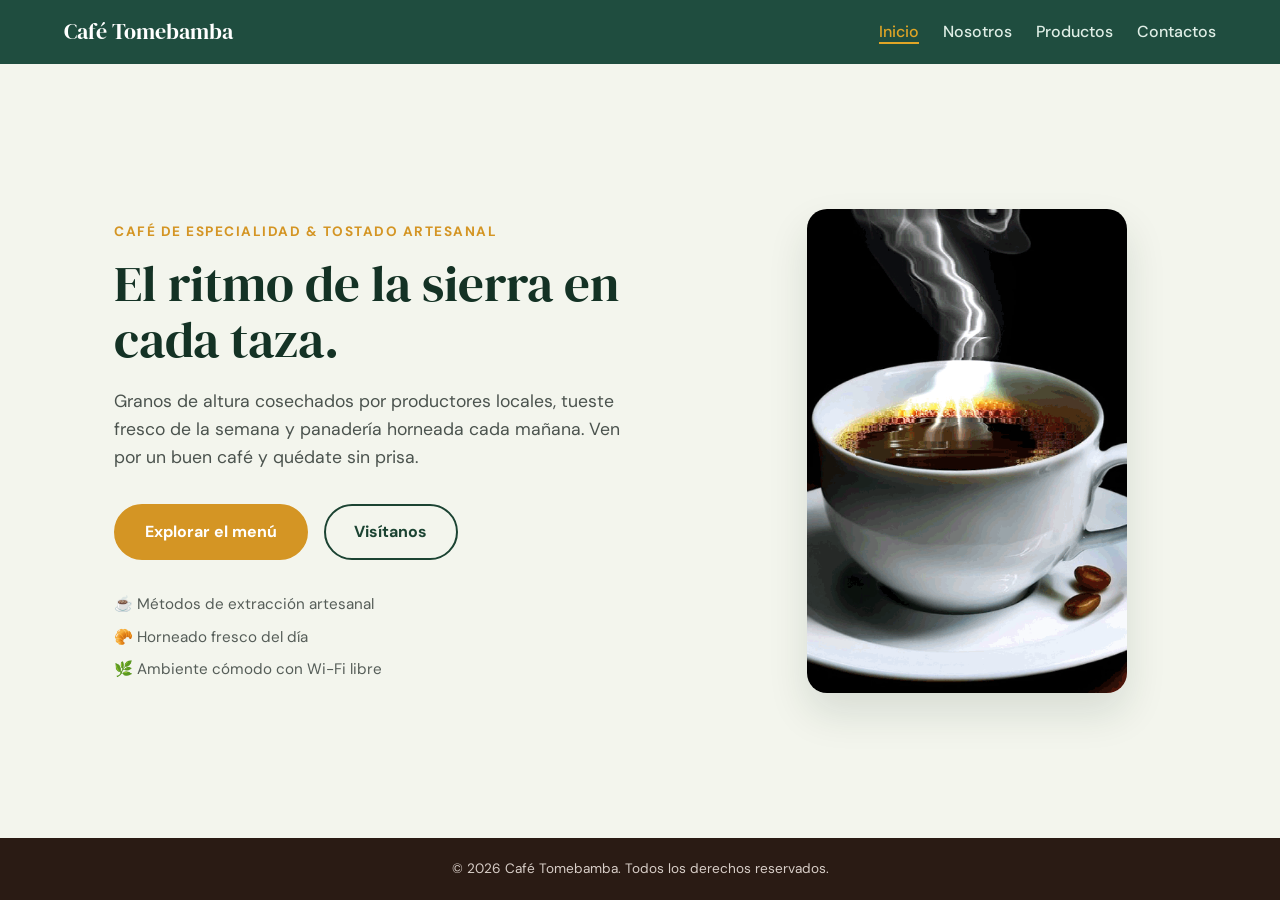
<file: index.html>
<!DOCTYPE html>
<html lang="es">
<head>
  <meta charset="UTF-8">
  <meta name="viewport" content="width=device-width, initial-scale=1">
  <title>Inicio | Café Tomebamba</title>
  <link href="https://fonts.googleapis.com/css2?family=DM+Serif+Display&family=DM+Sans:wght@400;500;700&display=swap" rel="stylesheet">
  <link rel="stylesheet" href="style.css">

  <!-- AGREGAR SOLO ESTE BLOQUE -->
  <script>
    if (window.location.pathname.endsWith('.html')) {
      const cleanPath = window.location.pathname.replace(/\.html$/, '');
      window.history.replaceState(null, '', cleanPath + window.location.search + window.location.hash);
    }
  </script>
  <!-- FIN DEL BLOQUE -->

</head>
<body style="min-height: 100vh; display: flex; flex-direction: column; margin: 0; background-color: #f3f5ed; font-family: 'DM Sans', sans-serif;">

  <header>
    <a class="logo" href="index.html">Café Tomebamba</a>
    <nav>
      <a href="index.html" class="activo">Inicio</a>
      <a href="nosotros.html">Nosotros</a>
      <a href="productos.html">Productos</a>
      <a href="contactos.html">Contactos</a>
    </nav>
  </header>

  <main style="flex: 1; display: flex; align-items: center; justify-content: center; padding: 3rem 1.5rem; max-width: 1100px; margin: 0 auto; width: 100%; box-sizing: border-box;">
    <div class="inicio" style="display: grid; grid-template-columns: 1.2fr 0.8fr; align-items: center; gap: 3.5rem; width: 100%;">
      
      <div>
        <span style="display: block; font-size: 0.85rem; font-weight: 700; text-transform: uppercase; letter-spacing: 1.5px; color: #d49524; margin-bottom: 0.75rem;">
          Café de especialidad & tostado artesanal
        </span>
        <h1 style="font-family: 'DM Serif Display', serif; color: #143225; font-size: 3.2rem; line-height: 1.1; margin-bottom: 1.25rem;">
          El ritmo de la sierra en cada taza.
        </h1>
        <p style="font-size: 1.1rem; color: #4b534e; margin-bottom: 2rem; line-height: 1.6;">
          Granos de altura cosechados por productores locales, tueste fresco de la semana y panadería horneada cada mañana. Ven por un buen café y quédate sin prisa.
        </p>
        
        <!-- Botones con el mismo tamaño, forma y altura -->
        <div style="display: flex; gap: 1rem; align-items: center; margin-bottom: 2rem; flex-wrap: wrap;">
          <a class="btn" href="productos.html" style="display: inline-block; background-color: #d49524; color: #fff; padding: 0.85rem 1.8rem; border-radius: 50px; font-weight: 700; text-decoration: none; border: 2px solid #d49524;">
            Explorar el menú
          </a>
          <a href="contactos.html" style="display: inline-block; background-color: transparent; color: #1b4332; padding: 0.85rem 1.8rem; border-radius: 50px; font-weight: 700; text-decoration: none; border: 2px solid #1b4332;">
            Visítanos
          </a>
        </div>

        <ul style="list-style: none; padding: 0; margin: 0; display: flex; flex-direction: column; gap: 0.5rem; color: #555d58; font-size: 0.95rem;">
          <li>☕ Métodos de extracción artesanal</li>
          <li>🥐 Horneado fresco del día</li>
          <li>🌿 Ambiente cómodo con Wi-Fi libre</li>
        </ul>
      </div>

      <div class="hero-art" aria-hidden="true" style="display: flex; justify-content: center;">
        <img src="imagenes/cafe.gif" alt="Café de especialidad" style="width: 100%; max-width: 320px; height: auto; display: block; border-radius: 20px; box-shadow: 0 20px 40px rgba(20, 50, 37, 0.12);">
      </div>

    </div>
  </main>

  <footer style="margin-top: auto; background-color: #2a1b14; color: #d8cec8; text-align: center; padding: 1.25rem; font-size: 0.85rem; width: 100%; box-sizing: border-box;">
    © 2026 Café Tomebamba. Todos los derechos reservados.
  </footer>

</body>
</html>
</file>
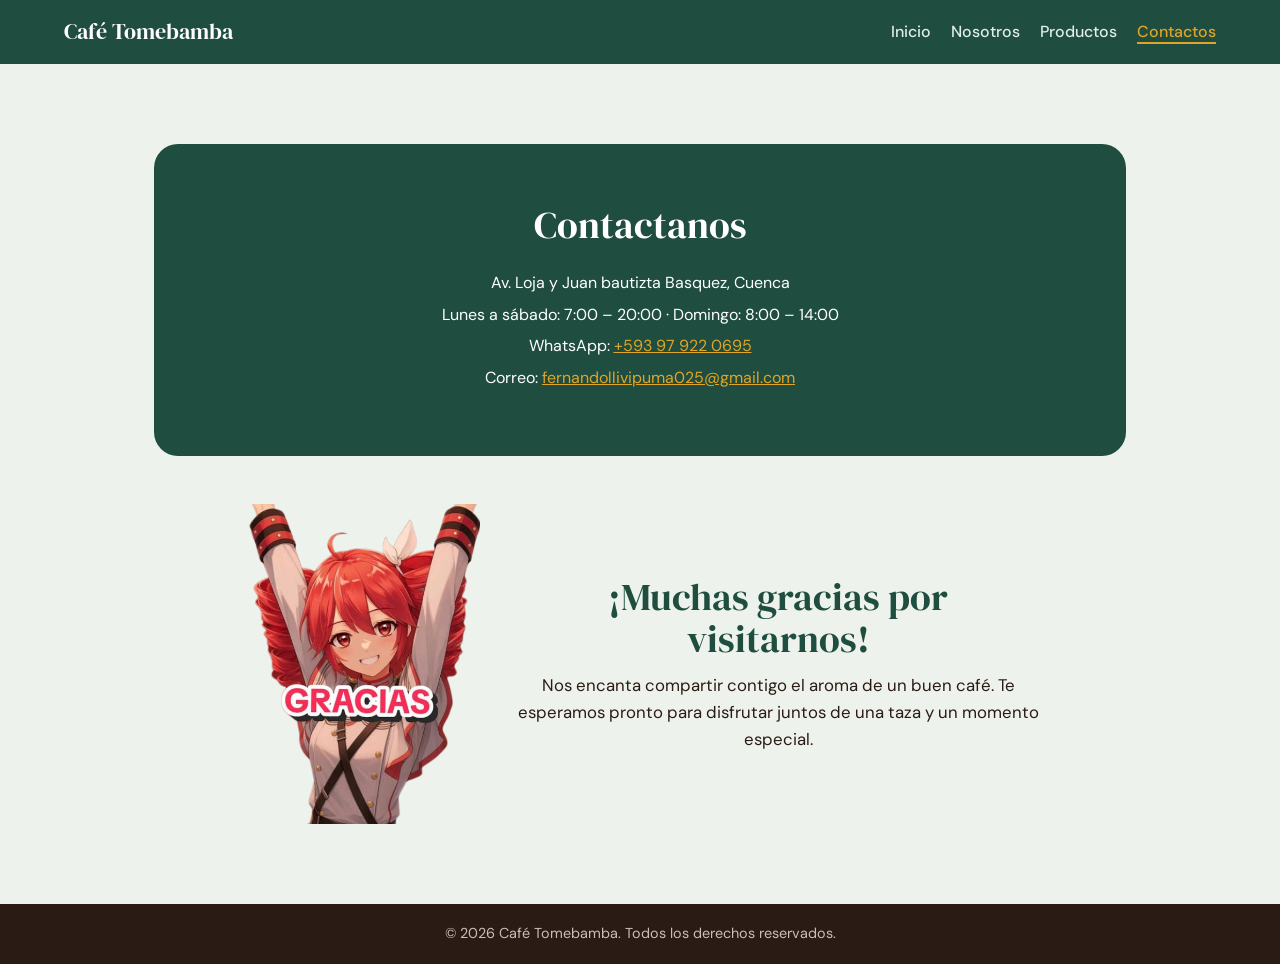
<file: contactos.html>
<!DOCTYPE html>
<html lang="es">
<head>
<meta charset="UTF-8">
<meta name="viewport" content="width=device-width, initial-scale=1">
<title>Contactos | Café Tomebamba</title>
<link href="https://fonts.googleapis.com/css2?family=DM+Serif+Display&family=DM+Sans:wght@400;500;700&display=swap" rel="stylesheet">
<link rel="stylesheet" href="style.css">

 <!-- AGREGAR SOLO ESTE BLOQUE -->
  <script>
    if (window.location.pathname.endsWith('.html')) {
      const cleanPath = window.location.pathname.replace(/\.html$/, '');
      window.history.replaceState(null, '', cleanPath + window.location.search + window.location.hash);
    }
  </script>
  <!-- FIN DEL BLOQUE -->
   
</head>
<body>
<header>
  <a class="logo" href="index.html">Café Tomebamba</a>
  <nav><a href="index.html">Inicio</a><a href="nosotros.html">Nosotros</a><a href="productos.html">Productos</a><a href="contactos.html" class="activo">Contactos</a></nav>
</header>
<main>
<div class="contacto">
  <h2>Contactanos</h2>
  <p>Av. Loja y Juan bautizta Basquez, Cuenca</p>
  <p>Lunes a sábado: 7:00 – 20:00 · Domingo: 8:00 – 14:00</p>
  <p>WhatsApp: <a href="https://wa.me/593979220695">+593 97 922 0695</a></p>
  <p>Correo: <a href="mailto:fernandollivipuma025@gmail.com">fernandollivipuma025@gmail.com</a></p>
</div>
<section class="agradecimiento" aria-labelledby="agradecimiento-titulo">
  <img src="imagenes/tetoo.png" alt="Personaje levantando los brazos con un mensaje de gracias">
  <div>
    <h2 id="agradecimiento-titulo">¡Muchas gracias por visitarnos!</h2>
    <p>Nos encanta compartir contigo el aroma de un buen café. Te esperamos pronto para disfrutar juntos de una taza y un momento especial.</p>
  </div>
</section>
</main>
<footer>© 2026 Café Tomebamba. Todos los derechos reservados.</footer>
</body>
</html>
</file>
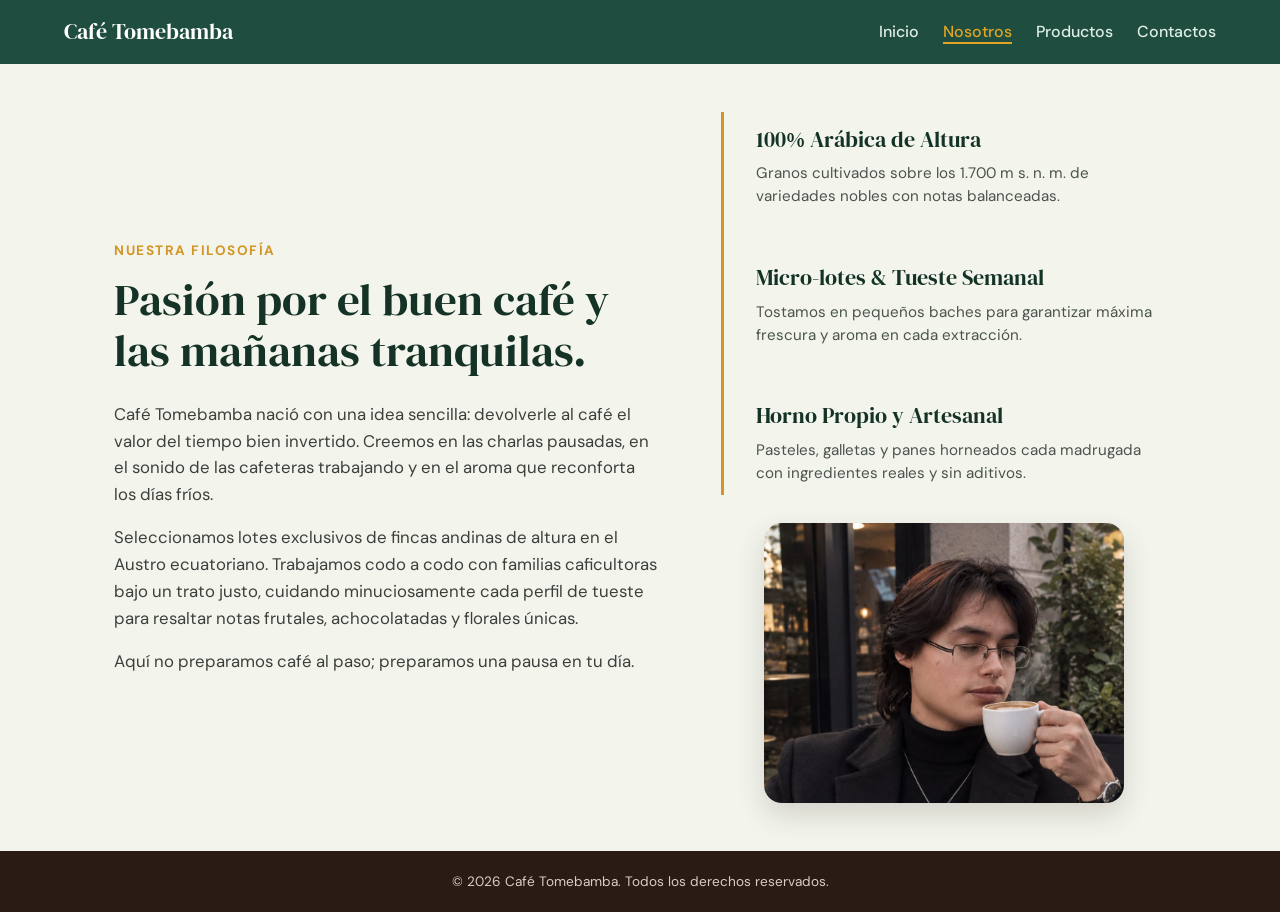
<file: nosotros.html>
<!DOCTYPE html>
<html lang="es">
<head>
  <meta charset="UTF-8">
  <meta name="viewport" content="width=device-width, initial-scale=1">
  <title>Nosotros | Café Tomebamba</title>
  <link href="https://fonts.googleapis.com/css2?family=DM+Serif+Display&family=DM+Sans:wght@400;500;700&display=swap" rel="stylesheet">
  <link rel="stylesheet" href="style.css">

 <!-- AGREGAR SOLO ESTE BLOQUE -->
  <script>
    if (window.location.pathname.endsWith('.html')) {
      const cleanPath = window.location.pathname.replace(/\.html$/, '');
      window.history.replaceState(null, '', cleanPath + window.location.search + window.location.hash);
    }
  </script>
  <!-- FIN DEL BLOQUE -->
   
</head>
<body style="min-height: 100vh; display: flex; flex-direction: column; margin: 0; background-color: #f3f5ed; font-family: 'DM Sans', sans-serif;">

  <header>
    <a class="logo" href="index.html">Café Tomebamba</a>
    <nav>
      <a href="index.html">Inicio</a>
      <a href="nosotros.html" class="activo">Nosotros</a>
      <a href="productos.html">Productos</a>
      <a href="contactos.html">Contactos</a>
    </nav>
  </header>

  <main style="flex: 1; display: flex; align-items: center; justify-content: center; padding: 3rem 1.5rem; max-width: 1100px; margin: 0 auto; width: 100%; box-sizing: border-box;">
    <div class="dos" style="display: grid; grid-template-columns: 1.1fr 0.9fr; gap: 4rem; align-items: center; width: 100%;">
      
      <div>
        <span style="display: block; font-size: 0.85rem; font-weight: 700; text-transform: uppercase; letter-spacing: 1.5px; color: #d49524; margin-bottom: 0.75rem;">
          Nuestra filosofía
        </span>
        <h2 style="font-family: 'DM Serif Display', serif; color: #143225; font-size: 2.8rem; line-height: 1.15; margin-bottom: 1.5rem;">
          Pasión por el buen café y las mañanas tranquilas.
        </h2>
        <p style="font-size: 1.05rem; line-height: 1.6; color: #3c403d; margin-bottom: 1rem;">
          Café Tomebamba nació con una idea sencilla: devolverle al café el valor del tiempo bien invertido. Creemos en las charlas pausadas, en el sonido de las cafeteras trabajando y en el aroma que reconforta los días fríos.
        </p>
        <p style="font-size: 1.05rem; line-height: 1.6; color: #3c403d; margin-bottom: 1rem;">
          Seleccionamos lotes exclusivos de fincas andinas de altura en el Austro ecuatoriano. Trabajamos codo a codo con familias caficultoras bajo un trato justo, cuidando minuciosamente cada perfil de tueste para resaltar notas frutales, achocolatadas y florales únicas.
        </p>
        <p style="font-size: 1.05rem; line-height: 1.6; color: #3c403d;">
          Aquí no preparamos café al paso; preparamos una pausa en tu día.
        </p>
      </div>

      <div class="nosotros-visual">
        <ul class="datos" style="list-style: none; padding-left: 2rem; border-left: 3px solid #d49524; margin: 0; display: flex; flex-direction: column; gap: 2rem;">
          <li style="display: flex; flex-direction: column;">
            <b style="font-family: 'DM Serif Display', serif; font-size: 1.4rem; color: #143225; margin-bottom: 0.3rem;">100% Arábica de Altura</b>
            <span style="font-size: 0.95rem; color: #4b534e; line-height: 1.5;">Granos cultivados sobre los 1.700 m s. n. m. de variedades nobles con notas balanceadas.</span>
          </li>
          <li style="display: flex; flex-direction: column;">
            <b style="font-family: 'DM Serif Display', serif; font-size: 1.4rem; color: #143225; margin-bottom: 0.3rem;">Micro-lotes & Tueste Semanal</b>
            <span style="font-size: 0.95rem; color: #4b534e; line-height: 1.5;">Tostamos en pequeños baches para garantizar máxima frescura y aroma en cada extracción.</span>
          </li>
          <li style="display: flex; flex-direction: column;">
            <b style="font-family: 'DM Serif Display', serif; font-size: 1.4rem; color: #143225; margin-bottom: 0.3rem;">Horno Propio y Artesanal</b>
            <span style="font-size: 0.95rem; color: #4b534e; line-height: 1.5;">Pasteles, galletas y panes horneados cada madrugada con ingredientes reales y sin aditivos.</span>
          </li>
        </ul>
        <img class="nosotros-foto" src="imagenes/gatuto.jpg" alt="Persona disfrutando una taza de café en una cafetería">
      </div>

    </div>
  </main>

  <footer style="margin-top: auto; background-color: #2a1b14; color: #d8cec8; text-align: center; padding: 1.25rem; font-size: 0.85rem; width: 100%; box-sizing: border-box;">
    © 2026 Café Tomebamba. Todos los derechos reservados.
  </footer>

</body>
</html>
</file>
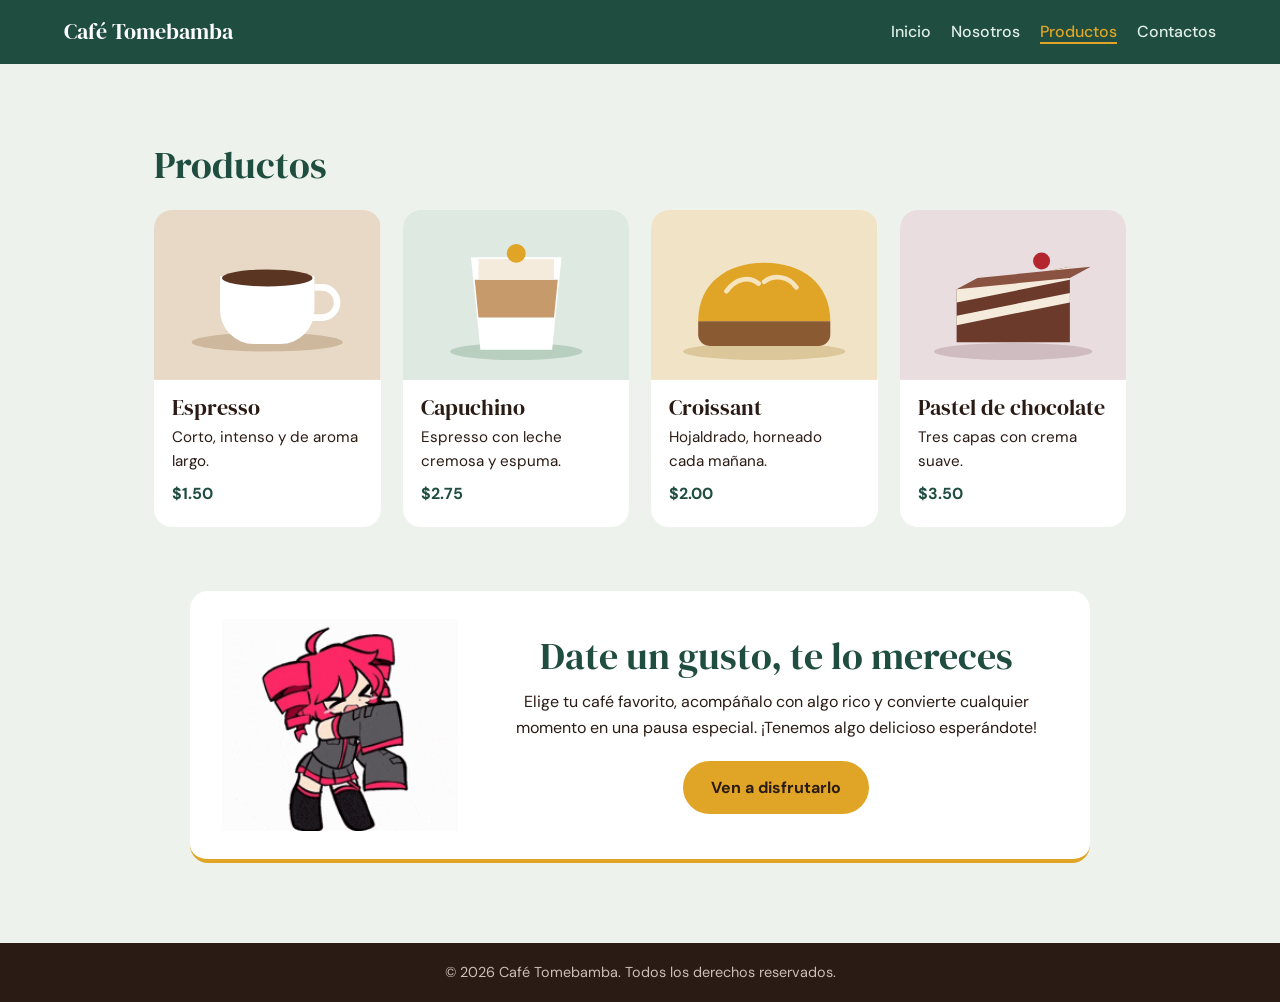
<file: productos.html>
<!DOCTYPE html>
<html lang="es">
<head>
<meta charset="UTF-8">
<meta name="viewport" content="width=device-width, initial-scale=1">
<title>Productos | Café Tomebamba</title>
<link href="https://fonts.googleapis.com/css2?family=DM+Serif+Display&family=DM+Sans:wght@400;500;700&display=swap" rel="stylesheet">
<link rel="stylesheet" href="style.css">

 <!-- AGREGAR SOLO ESTE BLOQUE -->
  <script>
    if (window.location.pathname.endsWith('.html')) {
      const cleanPath = window.location.pathname.replace(/\.html$/, '');
      window.history.replaceState(null, '', cleanPath + window.location.search + window.location.hash);
    }
  </script>
  <!-- FIN DEL BLOQUE -->

</head>
<body>
<header>
  <a class="logo" href="index.html">Café Tomebamba</a>
  <nav><a href="index.html">Inicio</a><a href="nosotros.html">Nosotros</a><a href="productos.html" class="activo">Productos</a><a href="contactos.html">Contactos</a></nav>
</header>
<main>
<h2>Productos</h2>
<div class="grid">
  <article class="prod">
    <svg viewBox="0 0 240 180"><rect width="240" height="180" fill="#E8D9C7"/><ellipse cx="120" cy="140" rx="80" ry="10" fill="#cdb79d"/><path d="M70 70h100v36a36 36 0 0 1-36 36h-28a36 36 0 0 1-36-36z" fill="#fff"/><path d="M170 82h8a16 16 0 0 1 0 32h-12" stroke="#fff" stroke-width="7" fill="none"/><ellipse cx="120" cy="72" rx="48" ry="9" fill="#5a3522"/></svg>
    <div><h3>Espresso</h3><p>Corto, intenso y de aroma largo.</p><strong>$1.50</strong></div>
  </article>
  <article class="prod">
    <svg viewBox="0 0 240 180"><rect width="240" height="180" fill="#DDE9E1"/><ellipse cx="120" cy="150" rx="70" ry="9" fill="#b8cfc0"/><path d="M72 50h96l-10 98h-76z" fill="#fff"/><path d="M76 74h88l-4 40h-80z" fill="#C79A6B"/><path d="M80 52h80v22h-80z" fill="#F4EBDD"/><circle cx="120" cy="46" r="10" fill="#E0A526"/></svg>
    <div><h3>Capuchino</h3><p>Espresso con leche cremosa y espuma.</p><strong>$2.75</strong></div>
  </article>
  <article class="prod">
    <svg viewBox="0 0 240 180"><rect width="240" height="180" fill="#F1E3C6"/><ellipse cx="120" cy="150" rx="86" ry="9" fill="#dcc79b"/><path d="M50 118c0-40 30-62 70-62s70 22 70 62z" fill="#E0A526"/><path d="M50 118h140v14a12 12 0 0 1-12 12H62a12 12 0 0 1-12-12z" fill="#8a5a33"/><path d="M80 86c10-14 24-16 34-8M120 76c10-8 26-6 34 6" stroke="#fff" stroke-width="5" fill="none" stroke-linecap="round" opacity=".7"/></svg>
    <div><h3>Croissant</h3><p>Hojaldrado, horneado cada mañana.</p><strong>$2.00</strong></div>
  </article>
  <article class="prod">
    <svg viewBox="0 0 240 180"><rect width="240" height="180" fill="#E9DDE0"/><ellipse cx="120" cy="150" rx="84" ry="9" fill="#cfbcc1"/><path d="M60 140V84l120-24v80z" fill="#6B3A2A"/><path d="M60 84l120-24v14L60 98z" fill="#F4EBDD"/><path d="M60 112l120-24v10L60 122z" fill="#F4EBDD"/><path d="M60 84l22-12 120-12-22 12z" fill="#8a5240"/><circle cx="150" cy="54" r="9" fill="#B3262E"/></svg>
    <div><h3>Pastel de chocolate</h3><p>Tres capas con crema suave.</p><strong>$3.50</strong></div>
  </article>
</div>
<section class="invitacion-productos" aria-labelledby="invitacion-titulo">
  <img src="imagenes/teto3.gif" alt="Personaje invitando a disfrutar nuestros productos">
  <div>
    <h2 id="invitacion-titulo">Date un gusto, te lo mereces</h2>
    <p>Elige tu café favorito, acompáñalo con algo rico y convierte cualquier momento en una pausa especial. ¡Tenemos algo delicioso esperándote!</p>
    <a class="btn" href="contactos.html">Ven a disfrutarlo</a>
  </div>
</section>
</main>
<footer>© 2026 Café Tomebamba. Todos los derechos reservados.</footer>
</body>
</html>
</file>
<file: style.css>
:root{--bg:#EDF2EC;--ink:#2A1B14;--green:#1F4D3F;--gold:#E0A526;--paper:#fff}
*{box-sizing:border-box;margin:0}
body{font-family:'DM Sans',sans-serif;background:var(--bg);color:var(--ink);line-height:1.6}
h1,h2,h3{font-family:'DM Serif Display',serif;font-weight:400;line-height:1.1}
header{position:sticky;top:0;z-index:5;background:var(--green);display:flex;justify-content:space-between;align-items:center;padding:14px 5vw;flex-wrap:wrap;gap:8px}
.logo{font-family:'DM Serif Display',serif;color:#fff;font-size:1.4rem;text-decoration:none}
nav a{color:#dfeee6;text-decoration:none;margin-left:20px;font-weight:500}
nav a:hover,nav a:focus-visible{color:var(--gold)}
nav a.activo{color:var(--gold);border-bottom:2px solid var(--gold)}
main{max-width:1100px;margin:auto;padding:80px 5vw;min-height:70vh}
.inicio{display:grid;grid-template-columns:1.2fr 1fr;gap:40px;align-items:center}
.inicio h1{font-size:clamp(2.6rem,7vw,5rem);color:var(--green)}
.inicio p{margin:20px 0 28px;font-size:1.15rem;max-width:44ch}
.btn{display:inline-block;background:var(--gold);color:var(--ink);padding:14px 28px;border-radius:999px;font-weight:700;text-decoration:none}
.btn:hover{background:var(--ink);color:#fff}
.hero-art svg{width:100%;max-width:380px;display:block;margin:auto}
.beneficio-manana{margin:64px auto 0;padding:28px 32px;max-width:800px;text-align:center;background:var(--paper);border-bottom:4px solid var(--gold);border-radius:18px}
.beneficio-manana h2{margin-bottom:12px}
.beneficio-manana p{max-width:68ch;margin:auto}
h2{font-size:2.4rem;color:var(--green);margin-bottom:24px}
.dos{display:grid;grid-template-columns:1fr 1fr;gap:40px}
.dos p+p{margin-top:14px}
.nosotros-visual{display:flex;flex-direction:column;align-items:center;gap:28px}
.nosotros-foto{display:block;width:min(100%,360px);height:280px;object-fit:cover;object-position:center top;border-radius:18px;box-shadow:0 12px 28px rgba(42,27,20,.16)}
.datos{list-style:none;padding:0 0 0 24px;border-left:4px solid var(--gold)}
.datos li{padding:10px 0;font-size:1.05rem}
.datos b{display:block;font-family:'DM Serif Display',serif;font-size:1.5rem;color:var(--green);font-weight:400}
.grid{display:grid;grid-template-columns:repeat(auto-fit,minmax(220px,1fr));gap:22px}
.prod{background:var(--paper);border-radius:18px;overflow:hidden}
.prod svg{width:100%;display:block}
.prod div{padding:16px 18px 20px}
.prod h3{font-size:1.4rem}
.prod p{font-size:.95rem;margin:4px 0 8px}
.prod strong{color:var(--green)}
.invitacion-productos{display:flex;align-items:center;justify-content:center;gap:36px;margin:64px auto 0;padding:28px 32px;max-width:900px;text-align:center;background:var(--paper);border-bottom:4px solid var(--gold);border-radius:18px}
.invitacion-productos img{display:block;width:min(38%,240px);height:auto}
.invitacion-productos h2{margin-bottom:12px}
.invitacion-productos p{max-width:52ch;margin:0 auto 20px}
.contacto{text-align:center;background:var(--green);color:#fff;border-radius:24px;padding:60px 5vw}
.contacto h2{color:#fff}
.contacto p{margin:6px 0}
.contacto a{color:var(--gold)}
.agradecimiento{display:flex;align-items:center;justify-content:center;gap:36px;margin:48px auto 0;max-width:800px;text-align:center}
.agradecimiento img{display:block;width:min(42%,240px);height:auto}
.agradecimiento h2{margin-bottom:12px}
.agradecimiento p{max-width:48ch;margin:auto;font-size:1.05rem}
footer{text-align:center;padding:18px;font-size:.9rem;background:var(--ink);color:#cbbfb6}
@media(max-width:760px){.inicio,.dos{grid-template-columns:1fr}main{padding:56px 5vw}.agradecimiento,.invitacion-productos{flex-direction:column;gap:16px}.agradecimiento img{width:min(70%,240px)}.invitacion-productos img{width:min(70%,240px)}}
</file>
